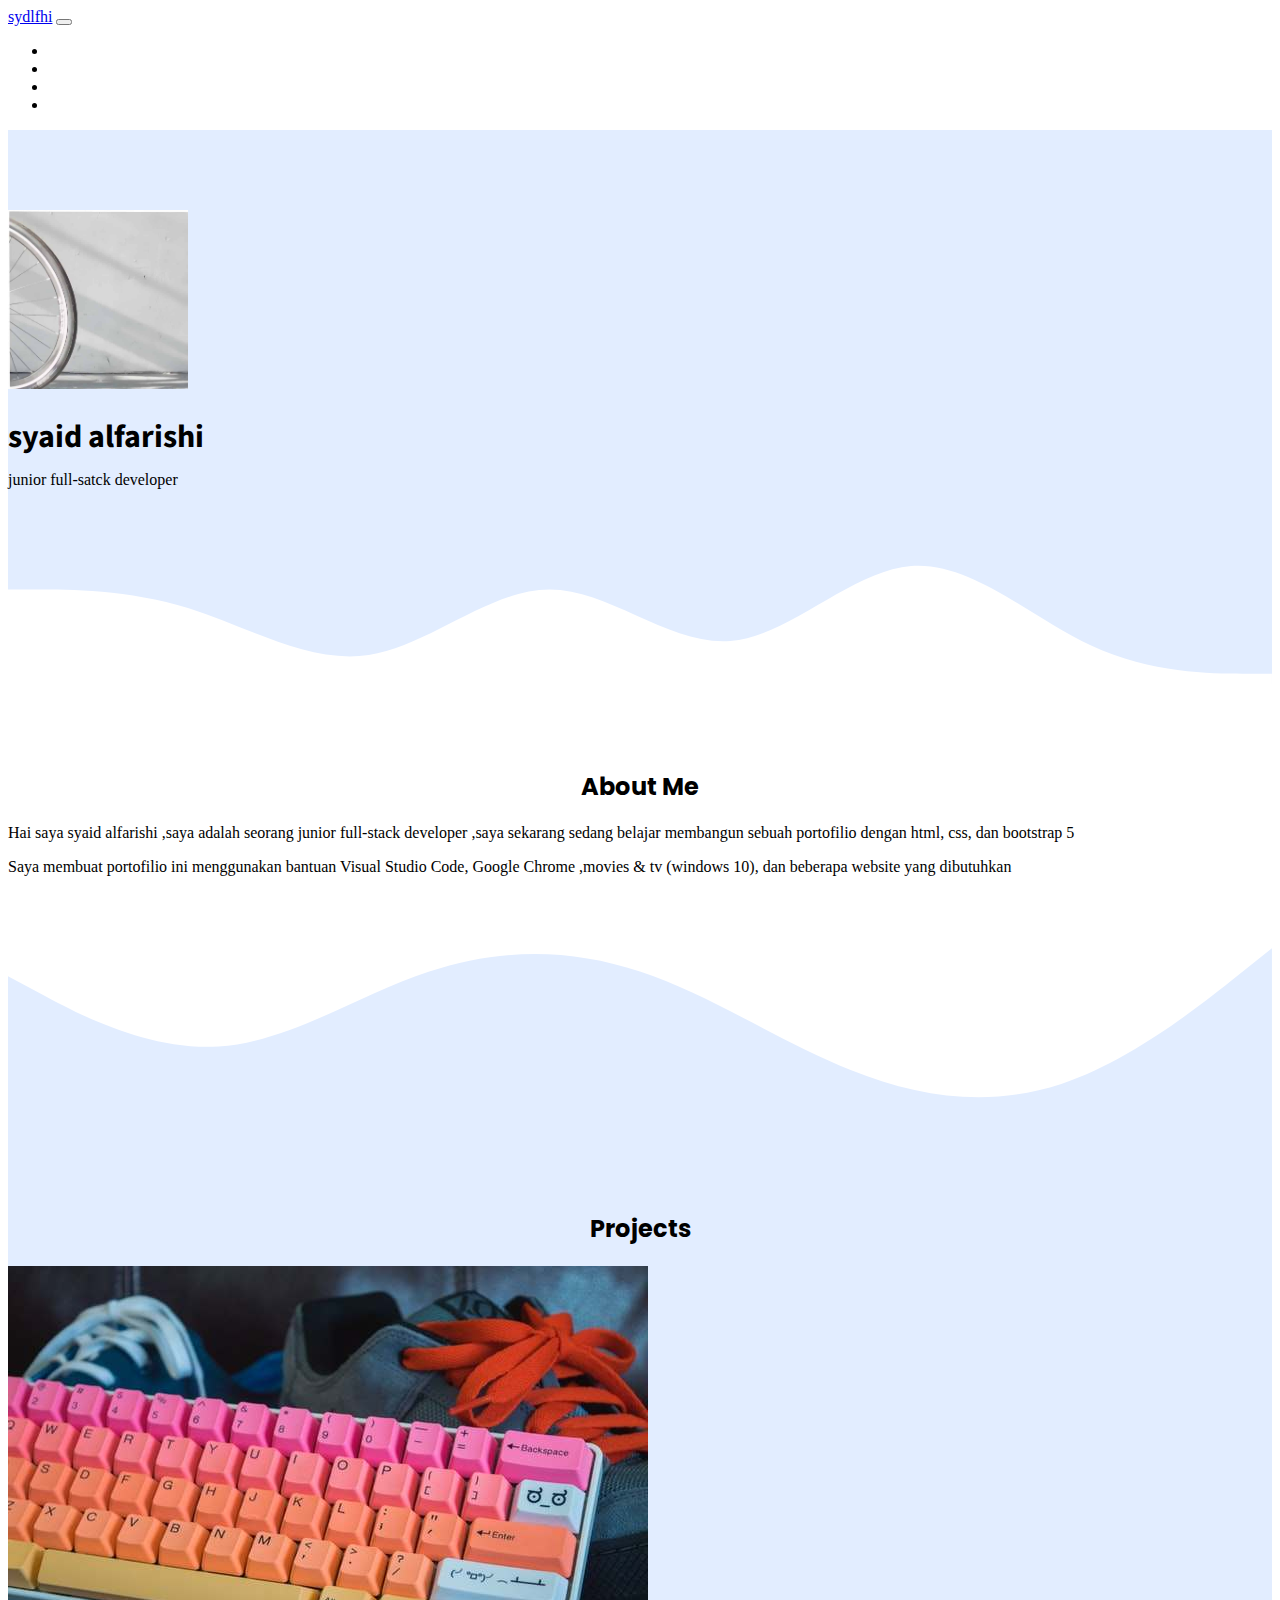
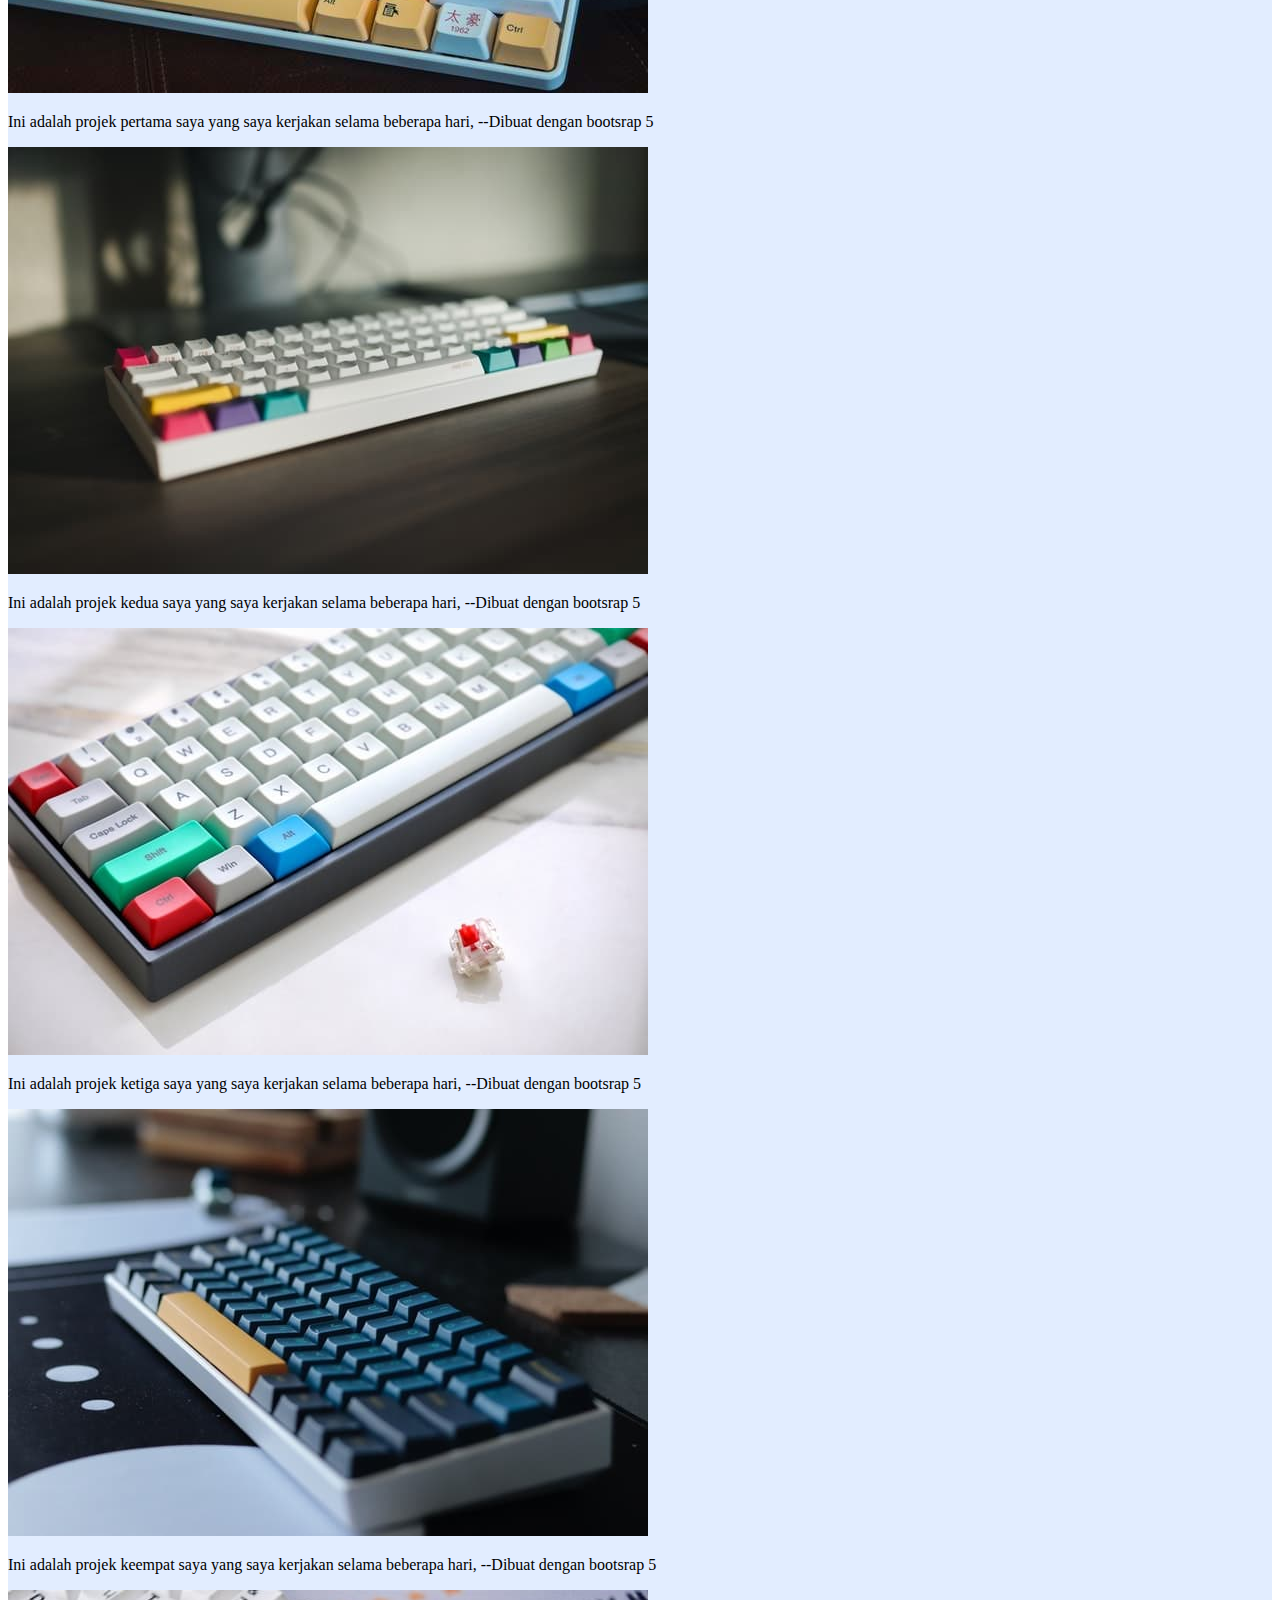
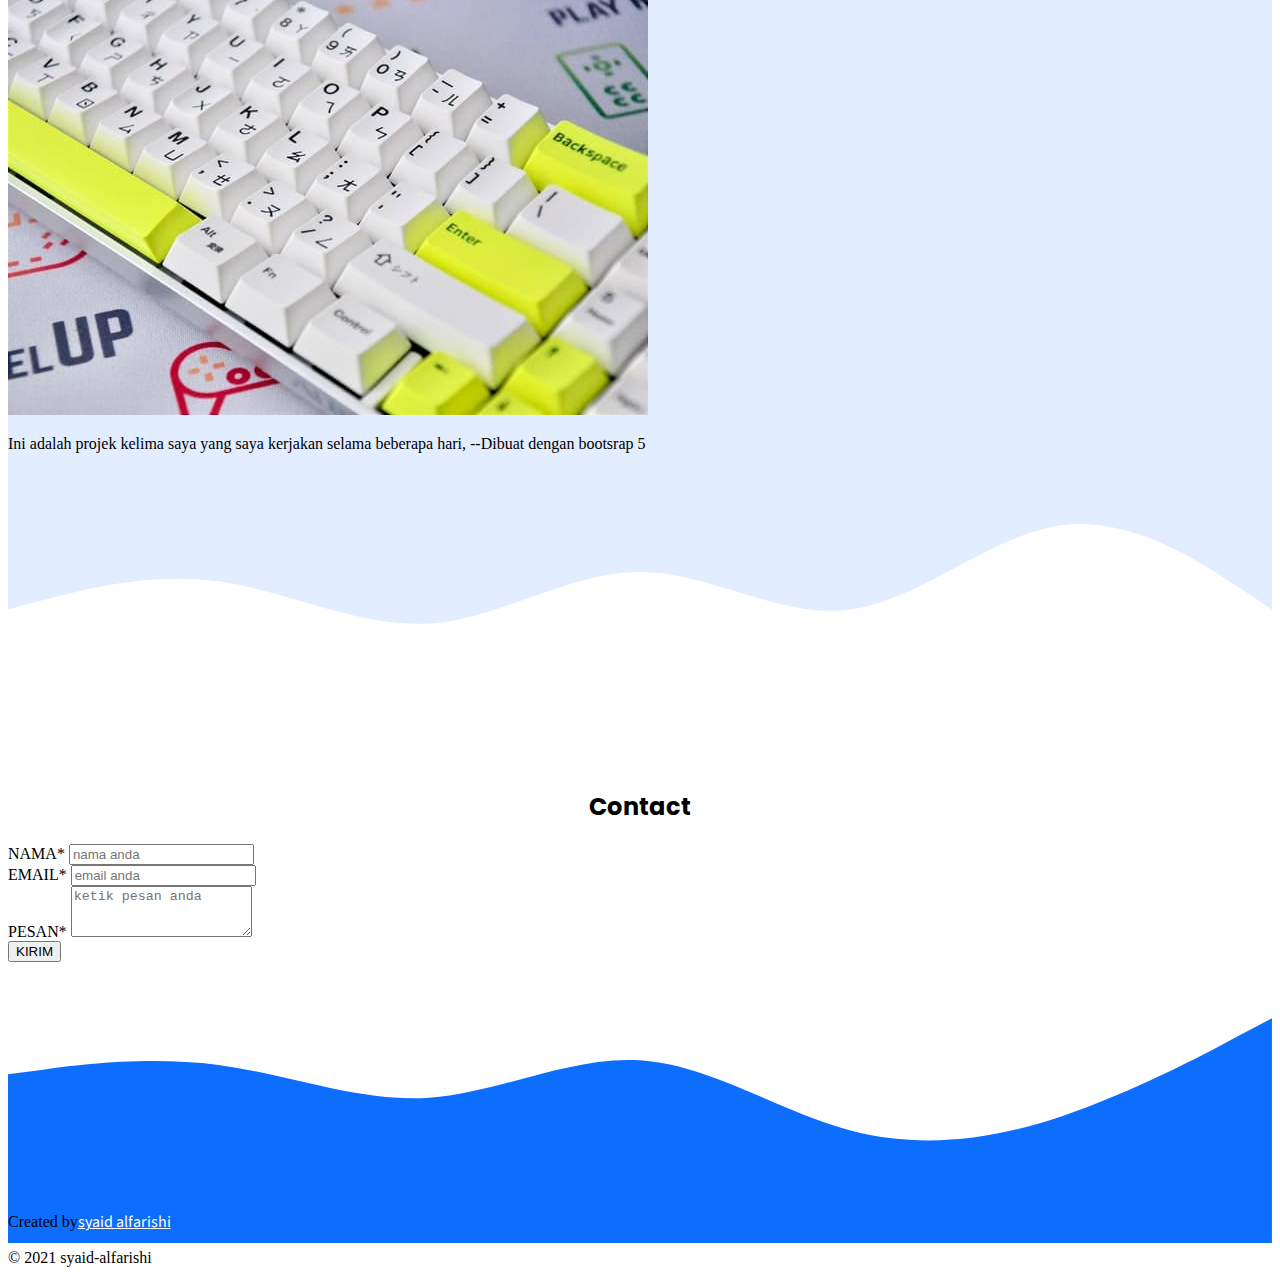
<file: index.html>
<!doctype html>
<html lang="en">

<head>
    <!-- Required meta tags -->
    <meta charset="utf-8">
    <meta name="viewport" content="width=device-width, initial-scale=1">

    <!-- Bootstrap CSS -->
    <link href="https://cdn.jsdelivr.net/npm/bootstrap@5.1.1/dist/css/bootstrap.min.css" rel="stylesheet"
        integrity="sha384-F3w7mX95PdgyTmZZMECAngseQB83DfGTowi0iMjiWaeVhAn4FJkqJByhZMI3AhiU" crossorigin="anonymous">
    <link rel="stylesheet" href="asset/style1.css">
    <link rel="icon" href="asset/logoIcon.png" type="image/x-icon">
    <!--  -->

    <!-- end setiing -->
    <title>sydalfhi</title>
</head>

<body id="home">
    <!-- start -->














    <!-- navbar -->
    <nav class="navbar navbar-expand-lg navbar-dark bg-primary shadow-sm fixed-top rounded">
        <div class="container">
            <a class="navbar-brand text-white nameDev" href="#home">sydlfhi</a>
            <button class="navbar-toggler" type="button" data-bs-toggle="collapse" data-bs-target="#navbarNav"
                aria-controls="navbarNav" aria-expanded="false" aria-label="Toggle navigation">
                <span class="navbar-toggler-icon"></span>
            </button>
            <div class="collapse navbar-collapse" id="navbarNav">
                <ul class="navbar-nav ms-auto text-capitalize">
                    <li class="nav-item">
                        <a class="nav-link text-white active" aria-current="page" href="#home">Home</a>
                    </li>
                    <li class="nav-item">
                        <a class="nav-link text-white active" aria-current="page" href="#about">About</a>
                    </li>
                    <li class="nav-item">
                        <a class="nav-link text-white active" aria-current="page" href="#project">Project</a>
                    </li>
                    <li class="nav-item">
                        <a class="nav-link text-white active" aria-current="page" href="#contact">contact</a>
                    </li>
                </ul>
            </div>
        </div>
    </nav>
    <!-- end navbar -->















    <!-- section 1 -->
    <section class="jumbotron text-center">
        <img src="asset/ini_ngab.jpg" alt="sayaid alfarishi" width="180" class="rounded-circle img-thumbnail img-fluid">
        <h1 class="display-5">syaid alfarishi</h1>
        <p class="lead">junior full-satck developer</p>
        <svg xmlns="http://www.w3.org/2000/svg" viewBox="0 0 1440 320">
            <path fill="#ffffff" fill-opacity="1"
                d="M0,160L34.3,160C68.6,160,137,160,206,181.3C274.3,203,343,245,411,234.7C480,224,549,160,617,160C685.7,160,754,224,823,218.7C891.4,213,960,139,1029,133.3C1097.1,128,1166,192,1234,224C1302.9,256,1371,256,1406,256L1440,256L1440,320L1405.7,320C1371.4,320,1303,320,1234,320C1165.7,320,1097,320,1029,320C960,320,891,320,823,320C754.3,320,686,320,617,320C548.6,320,480,320,411,320C342.9,320,274,320,206,320C137.1,320,69,320,34,320L0,320Z">
            </path>
        </svg>
    </section>
    <!-- end section 1 & section 2 -->
    <section class="about pt-6" id="about">
        <div class="container">
            <div class="row justify-content-center fs-5 text-center">
                <div class="col-12 pb-3">
                    <h2 class="fw-bold">About me</h2>
                </div>
                <!--  -->
                <div class="col-sm-4">
                    <p>Hai saya syaid alfarishi ,saya adalah seorang junior full-stack developer ,saya sekarang sedang
                        belajar
                        membangun sebuah portofilio dengan html, css, dan bootstrap 5</p>
                </div>
                <div class="col-sm-4">
                    <p>Saya membuat portofilio ini menggunakan bantuan Visual Studio Code, Google Chrome ,movies & tv
                        (windows 10),
                        dan beberapa website yang dibutuhkan
                    </p>
                </div>
            </div>
        </div>
        <svg xmlns="http://www.w3.org/2000/svg" viewBox="0 0 1440 320">
            <path fill="#e2edff" fill-opacity="1"
                d="M0,96L40,117.3C80,139,160,181,240,176C320,171,400,117,480,90.7C560,64,640,64,720,90.7C800,117,880,171,960,202.7C1040,235,1120,245,1200,218.7C1280,192,1360,128,1400,96L1440,64L1440,320L1400,320C1360,320,1280,320,1200,320C1120,320,1040,320,960,320C880,320,800,320,720,320C640,320,560,320,480,320C400,320,320,320,240,320C160,320,80,320,40,320L0,320Z">
            </path>
        </svg>
    </section>
    <!-- end section 2 & section 3 -->












    <section id="project">
        <div class="container">
            <div class="row mb-3">
                <div class="col">
                    <h2 class="fw-bold">Projects</h2>
                </div>
            </div>
            <div class="row justify-content-center">
                <div class="col-md-4 mb-3">
                    <div class="card">
                        <img src="asset/1.jpg" class="card-img-top" alt="gambar-1">
                        <div class="card-body">
                            <p class="card-text">Ini adalah projek pertama saya yang saya kerjakan selama beberapa
                                hari, --Dibuat dengan bootsrap 5</p>
                        </div>
                    </div>
                </div>
                <div class="col-md-4 mb-3">
                    <div class="card">
                        <img src="asset/2.jpg" class="card-img-top" alt="gambar-2">
                        <div class="card-body">
                            <p class="card-text">Ini adalah projek kedua saya yang saya kerjakan selama beberapa hari,
                                --Dibuat dengan bootsrap 5</p>
                        </div>
                    </div>
                </div>
                <div class="col-md-4 mb-3">
                    <div class="card">
                        <img src="asset/3.jpg" class="card-img-top" alt="gambar-3">
                        <div class="card-body">
                            <p class="card-text">Ini adalah projek ketiga saya yang saya kerjakan selama beberapa hari,
                                --Dibuat dengan bootsrap 5</p>
                        </div>
                    </div>
                </div>
                <div class="col-md-4 mb-3">
                    <div class="card">
                        <img src="asset/4.jpg" class="card-img-top" alt="gambar-4">
                        <div class="card-body">
                            <p class="card-text">Ini adalah projek keempat saya yang saya kerjakan selama beberapa
                                hari, --Dibuat dengan bootsrap 5</p>
                        </div>
                    </div>
                </div>
                <div class="col-md-4 mb-3">
                    <div class="card">
                        <img src="asset/5.jpg" class="card-img-top" alt="gambar-5">
                        <div class="card-body">
                            <p class="card-text">Ini adalah projek kelima saya yang saya kerjakan selama beberapa hari,
                                --Dibuat dengan bootsrap 5</p>
                        </div>
                    </div>
                </div>
            </div>

            <!-- batas row -->
        </div>
        <svg xmlns="http://www.w3.org/2000/svg" viewBox="0 0 1440 320">
            <path fill="#ffffff" fill-opacity="1"
                d="M0,160L40,149.3C80,139,160,117,240,128C320,139,400,181,480,176C560,171,640,117,720,117.3C800,117,880,171,960,160C1040,149,1120,75,1200,64C1280,53,1360,107,1400,133.3L1440,160L1440,320L1400,320C1360,320,1280,320,1200,320C1120,320,1040,320,960,320C880,320,800,320,720,320C640,320,560,320,480,320C400,320,320,320,240,320C160,320,80,320,40,320L0,320Z">
            </path>
        </svg>
    </section>













    <!-- contact -->
    <section id="contact">
        <div class="container">
            <div class="row mb-3">
                <div class="col">
                    <h2 class="fw-bold">contact</h2>
                </div>
            </div>
            <div class="row justify-content-center">
                <div class="col-9 col-md-8 mb-1  fs-6">
                    <form>
                        <div class="mb-3">
                            <label for="nama" class="form-label text-primary fw-bold">NAMA*</label>
                            <input type="nama" class="form-control" placeholder="nama anda" id="nama"
                                aria-describedby="nama">
                        </div>
                        <!--  -->
                        <div class="mb-3">
                            <label for="email" class="form-label text-primary fw-bold">EMAIL*</label>
                            <input type="email" class="form-control" placeholder="email anda" id="email"
                                aria-describedby="email">
                        </div>
                        <!--  -->
                        <div class="mb-3">
                            <label for="pesan" class="form-label text-primary fw-bold">PESAN*</label>
                            <textarea class="form-control" id="pesan" rows="3"
                                placeholder="ketik pesan anda"></textarea>
                        </div>
                        <button type="submit" class="btn btn-primary">KIRIM</button>
                    </form>
                </div>
            </div>
        </div>
        <svg xmlns="http://www.w3.org/2000/svg" viewBox="0 0 1440 320">
            <path fill="#0d6efe" fill-opacity="1"
                d="M0,128L40,122.7C80,117,160,107,240,117.3C320,128,400,160,480,154.7C560,149,640,107,720,112C800,117,880,171,960,192C1040,213,1120,203,1200,176C1280,149,1360,107,1400,85.3L1440,64L1440,320L1400,320C1360,320,1280,320,1200,320C1120,320,1040,320,960,320C880,320,800,320,720,320C640,320,560,320,480,320C400,320,320,320,240,320C160,320,80,320,40,320L0,320Z">
            </path>
        </svg>
    </section>
    <!-- end contact -->














    <footer class="bg-primary text-white text-center pb-5">
        <p>Created by<a href="https://www.instagram.com/sydalfhi" target="_blank">syaid alfarishi</a></p>
        <p>© 2021 syaid-alfarishi</p>
    </footer>
    <!-- end -->
    <!-- <script src="jquery-3.6.0.min.js"></script> -->
    <script src="https://cdn.jsdelivr.net/npm/bootstrap@5.1.1/dist/js/bootstrap.bundle.min.js"
        integrity="sha384-/bQdsTh/da6pkI1MST/rWKFNjaCP5gBSY4sEBT38Q/9RBh9AH40zEOg7Hlq2THRZ" crossorigin="anonymous">
    </script>
    <!-- <script src="javascript.js"></script> -->
</body>
<script src="js/bootstrap.min.js"></script>

</html>
</file>
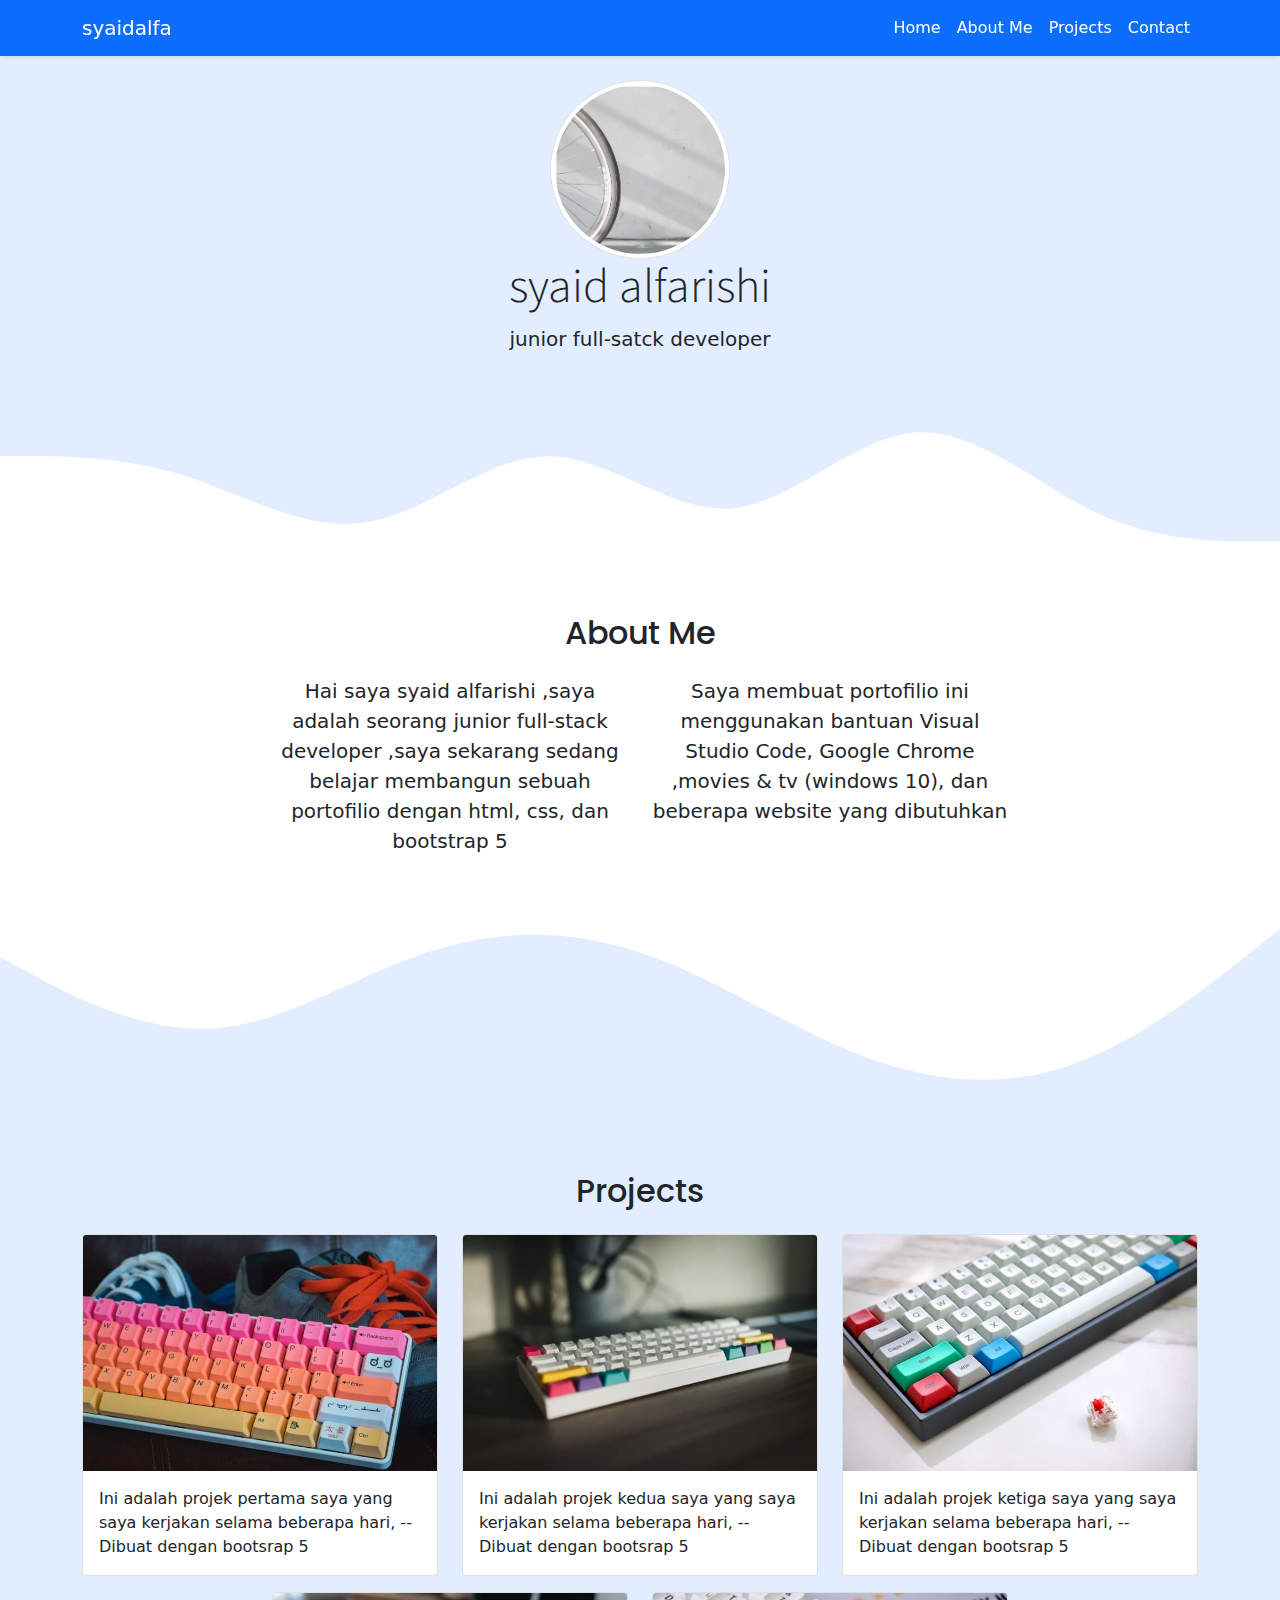
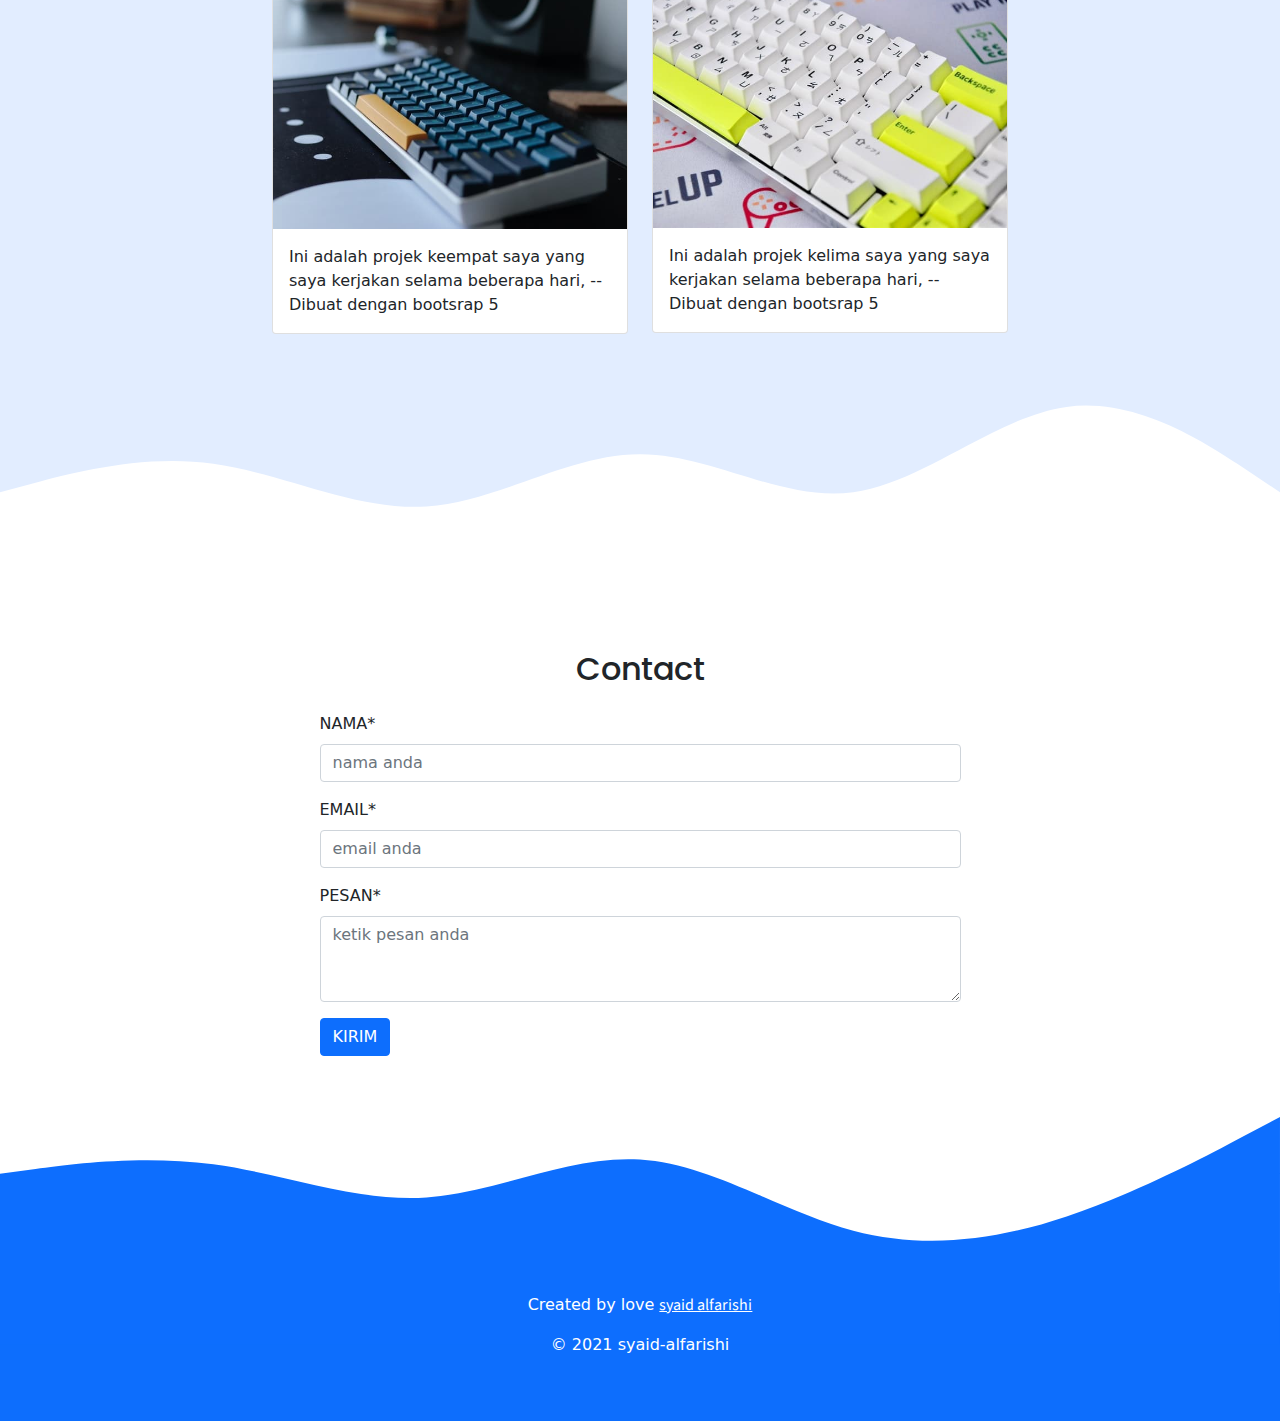
<file: portfolio.html>
<!doctype html>
<html lang="en">

<head>
    <!-- Required meta tags -->
    <meta charset="utf-8">
    <meta name="viewport" content="width=device-width, initial-scale=1">

    <!-- Bootstrap CSS -->
    <link href="https://cdn.jsdelivr.net/npm/bootstrap@5.1.1/dist/css/bootstrap.min.css" rel="stylesheet"
        integrity="sha384-F3w7mX95PdgyTmZZMECAngseQB83DfGTowi0iMjiWaeVhAn4FJkqJByhZMI3AhiU" crossorigin="anonymous">
    <link rel="stylesheet" href="asset/style1.css">
    <!--  -->
    <link rel="stylesheet" href="css/bootstrap.min.css">
    <!-- end setiing -->
    <title>syaid alfarishi 1</title>
</head>

<body id="home">
    <!-- start -->
    <!-- navbar -->
    <nav class="navbar navbar-expand-lg navbar-dark bg-primary shadow-sm fixed-top">
        <div class="container">
            <a class="navbar-brand" href="#home">syaidalfa</a>
            <button class="navbar-toggler" type="button" data-bs-toggle="collapse" data-bs-target="#navbarNav"
                aria-controls="navbarNav" aria-expanded="false" aria-label="Toggle navigation">
                <span class="navbar-toggler-icon"></span>
            </button>
            <div class="collapse navbar-collapse" id="navbarNav">
                <ul class="navbar-nav ms-auto text-white">
                    <li class="nav-item">
                        <a class="nav-link text-white page-scrool" href="#home ">Home</a>
                    </li>
                    <li class="nav-item">
                        <a class="nav-link text-white page-scrool" href="#about">About Me</a>
                    </li>
                    <li class="nav-item">
                        <a class="nav-link text-white page-scrool" href="#project">Projects</a>
                    </li>
                    <li class="nav-item">
                        <a class="nav-link text-white page-scrool" href="#contact">Contact</a>
                    </li>
                </ul>
            </div>
        </div>
    </nav>
    <!-- navbar -->
    <!-- section 1 -->
    <section class="jumbotron text-center">
        <img src="asset/ini_ngab.jpg" alt="sayaid alfarishi" width="180" class="rounded-circle img-thumbnail img-fluid">
        <h1 class="display-5">syaid alfarishi</h1>
        <p class="lead">junior full-satck developer</p>
        <svg xmlns="http://www.w3.org/2000/svg" viewBox="0 0 1440 320">
            <path fill="#ffffff" fill-opacity="1"
                d="M0,160L34.3,160C68.6,160,137,160,206,181.3C274.3,203,343,245,411,234.7C480,224,549,160,617,160C685.7,160,754,224,823,218.7C891.4,213,960,139,1029,133.3C1097.1,128,1166,192,1234,224C1302.9,256,1371,256,1406,256L1440,256L1440,320L1405.7,320C1371.4,320,1303,320,1234,320C1165.7,320,1097,320,1029,320C960,320,891,320,823,320C754.3,320,686,320,617,320C548.6,320,480,320,411,320C342.9,320,274,320,206,320C137.1,320,69,320,34,320L0,320Z">
            </path>
        </svg>
    </section>
    <!-- end section 1 & section 2 -->
    <section class="about pt-6" id="about">
        <div class="container">
            <div class="row justify-content-center fs-5 text-center">
                <div class="col-12 pb-3">
                    <h2>About me</h2>
                </div>
                <!--  -->
                <div class="col-sm-4">
                    <p>Hai saya syaid alfarishi ,saya adalah seorang junior full-stack developer ,saya sekarang sedang
                        belajar
                        membangun sebuah portofilio dengan html, css, dan bootstrap 5</p>
                </div>
                <div class="col-sm-4">
                    <p>Saya membuat portofilio ini menggunakan bantuan Visual Studio Code, Google Chrome ,movies & tv
                        (windows 10),
                        dan beberapa website yang dibutuhkan
                    </p>
                </div>
            </div>
        </div>
        <svg xmlns="http://www.w3.org/2000/svg" viewBox="0 0 1440 320">
            <path fill="#e2edff" fill-opacity="1"
                d="M0,96L40,117.3C80,139,160,181,240,176C320,171,400,117,480,90.7C560,64,640,64,720,90.7C800,117,880,171,960,202.7C1040,235,1120,245,1200,218.7C1280,192,1360,128,1400,96L1440,64L1440,320L1400,320C1360,320,1280,320,1200,320C1120,320,1040,320,960,320C880,320,800,320,720,320C640,320,560,320,480,320C400,320,320,320,240,320C160,320,80,320,40,320L0,320Z">
            </path>
        </svg>
    </section>
    <!-- end section 2 & section 3 -->
    <section id="project">
        <div class="container">
            <div class="row mb-3">
                <div class="col">
                    <h2>Projects</h2>
                </div>
            </div>
            <div class="row justify-content-center">
                <div class="col-md-4 mb-3">
                    <div class="card">
                        <img src="asset/1.jpg" class="card-img-top" alt="gambar-1">
                        <div class="card-body">
                            <p class="card-text">Ini adalah projek pertama saya yang saya kerjakan selama beberapa
                                hari, --Dibuat dengan bootsrap 5</p>
                        </div>
                    </div>
                </div>
                <div class="col-md-4 mb-3">
                    <div class="card">
                        <img src="asset/2.jpg" class="card-img-top" alt="gambar-2">
                        <div class="card-body">
                            <p class="card-text">Ini adalah projek kedua saya yang saya kerjakan selama beberapa hari,
                                --Dibuat dengan bootsrap 5</p>
                        </div>
                    </div>
                </div>
                <div class="col-md-4 mb-3">
                    <div class="card">
                        <img src="asset/3.jpg" class="card-img-top" alt="gambar-3">
                        <div class="card-body">
                            <p class="card-text">Ini adalah projek ketiga saya yang saya kerjakan selama beberapa hari,
                                --Dibuat dengan bootsrap 5</p>
                        </div>
                    </div>
                </div>
                <div class="col-md-4 mb-3">
                    <div class="card">
                        <img src="asset/4.jpg" class="card-img-top" alt="gambar-4">
                        <div class="card-body">
                            <p class="card-text">Ini adalah projek keempat saya yang saya kerjakan selama beberapa
                                hari, --Dibuat dengan bootsrap 5</p>
                        </div>
                    </div>
                </div>
                <div class="col-md-4 mb-3">
                    <div class="card">
                        <img src="asset/5.jpg" class="card-img-top" alt="gambar-5">
                        <div class="card-body">
                            <p class="card-text">Ini adalah projek kelima saya yang saya kerjakan selama beberapa hari,
                                --Dibuat dengan bootsrap 5</p>
                        </div>
                    </div>
                </div>
            </div>

            <!-- batas row -->
        </div>
        <svg xmlns="http://www.w3.org/2000/svg" viewBox="0 0 1440 320">
            <path fill="#ffffff" fill-opacity="1"
                d="M0,160L40,149.3C80,139,160,117,240,128C320,139,400,181,480,176C560,171,640,117,720,117.3C800,117,880,171,960,160C1040,149,1120,75,1200,64C1280,53,1360,107,1400,133.3L1440,160L1440,320L1400,320C1360,320,1280,320,1200,320C1120,320,1040,320,960,320C880,320,800,320,720,320C640,320,560,320,480,320C400,320,320,320,240,320C160,320,80,320,40,320L0,320Z">
            </path>
        </svg>
    </section>
    <!-- contact -->
    <section id="contact">
        <div class="container">
            <div class="row mb-3">
                <div class="col">
                    <h2>contact</h2>
                </div>
            </div>
            <div class="row justify-content-center">
                <div class="col-7 mb-1  fs-6">
                    <form>
                        <div class="mb-3">
                            <label for="nama" class="form-label">NAMA*</label>
                            <input type="nama" class="form-control" placeholder="nama anda" id="nama"
                                aria-describedby="nama">
                        </div>
                        <!--  -->
                        <div class="mb-3">
                            <label for="email" class="form-label">EMAIL*</label>
                            <input type="email" class="form-control" placeholder="email anda" id="email"
                                aria-describedby="email">
                        </div>
                        <!--  -->
                        <div class="mb-3">
                            <label for="pesan" class="form-label">PESAN*</label>
                            <textarea class="form-control" id="pesan" rows="3"
                                placeholder="ketik pesan anda"></textarea>
                        </div>
                        <button type="submit" class="btn btn-primary">KIRIM</button>
                    </form>
                </div>
            </div>
        </div>
        <svg xmlns="http://www.w3.org/2000/svg" viewBox="0 0 1440 320">
            <path fill="#0d6efe" fill-opacity="1"
                d="M0,128L40,122.7C80,117,160,107,240,117.3C320,128,400,160,480,154.7C560,149,640,107,720,112C800,117,880,171,960,192C1040,213,1120,203,1200,176C1280,149,1360,107,1400,85.3L1440,64L1440,320L1400,320C1360,320,1280,320,1200,320C1120,320,1040,320,960,320C880,320,800,320,720,320C640,320,560,320,480,320C400,320,320,320,240,320C160,320,80,320,40,320L0,320Z">
            </path>
        </svg>
    </section>
    <!-- end contact -->
    <footer class="bg-primary text-white text-center pb-5">
        <p>Created by love <a href="https://www.instagram.com/sydalfhi" target="_blank">syaid alfarishi</a></p>
        <p>© 2021 syaid-alfarishi</p>
    </footer>
    <!-- end -->
    <!-- <script src="jquery-3.6.0.min.js"></script> -->
    <script src="https://cdn.jsdelivr.net/npm/bootstrap@5.1.1/dist/js/bootstrap.bundle.min.js"
        integrity="sha384-/bQdsTh/da6pkI1MST/rWKFNjaCP5gBSY4sEBT38Q/9RBh9AH40zEOg7Hlq2THRZ" crossorigin="anonymous">
    </script>
    <!-- <script src="javascript.js"></script> -->
</body>
<script src="js/bootstrap.min.js"></script>

</html>
</file>
<file: asset/style1.css>
@import url('https://fonts.googleapis.com/css2?family=Source+Sans+Pro&display=swap');
@import url('https://fonts.googleapis.com/css2?family=Poppins:wght@500&display=swap');

/* bagina font  */

.namaDev{
    font-family: 'Source Sans Pro', sans-serif;
}

.jumbotron {
    padding-top: 5rem;
    background-color: #e2edff;
}

.jumbotron p {
    margin-bottom: -40px;
}

h1 {
    font-family: 'Source Sans Pro', sans-serif;
    margin-bottom: -5px;
}

h2 {
    font-family: 'Poppins', sans-serif;
    text-transform: capitalize;
    text-align: center;
    padding-top: 65px;
}

ul li a {
    color: #fff;
}

#project {
    background-color: #e2edff;
}

footer {
    margin-top: -2px;
}

footer a {
    color: #fff;
    font-family: 'Source Sans Pro', sans-serif;
}

.card {
    transition: 1s;
}

.card:hover {
    transform: scale(1.03);
}

svg {
    margin-bottom: -50px;
}

/* responsive */
@media screen and (max-width:576px) {
    svg {
        margin-bottom: -10px;
    }

    h2 {
        padding-top: 60px;
    }

    .jumbotron p {
        margin-bottom: 0px;
    }

    .card:hover {
        transform: scale(1);
    }

}
</file>
